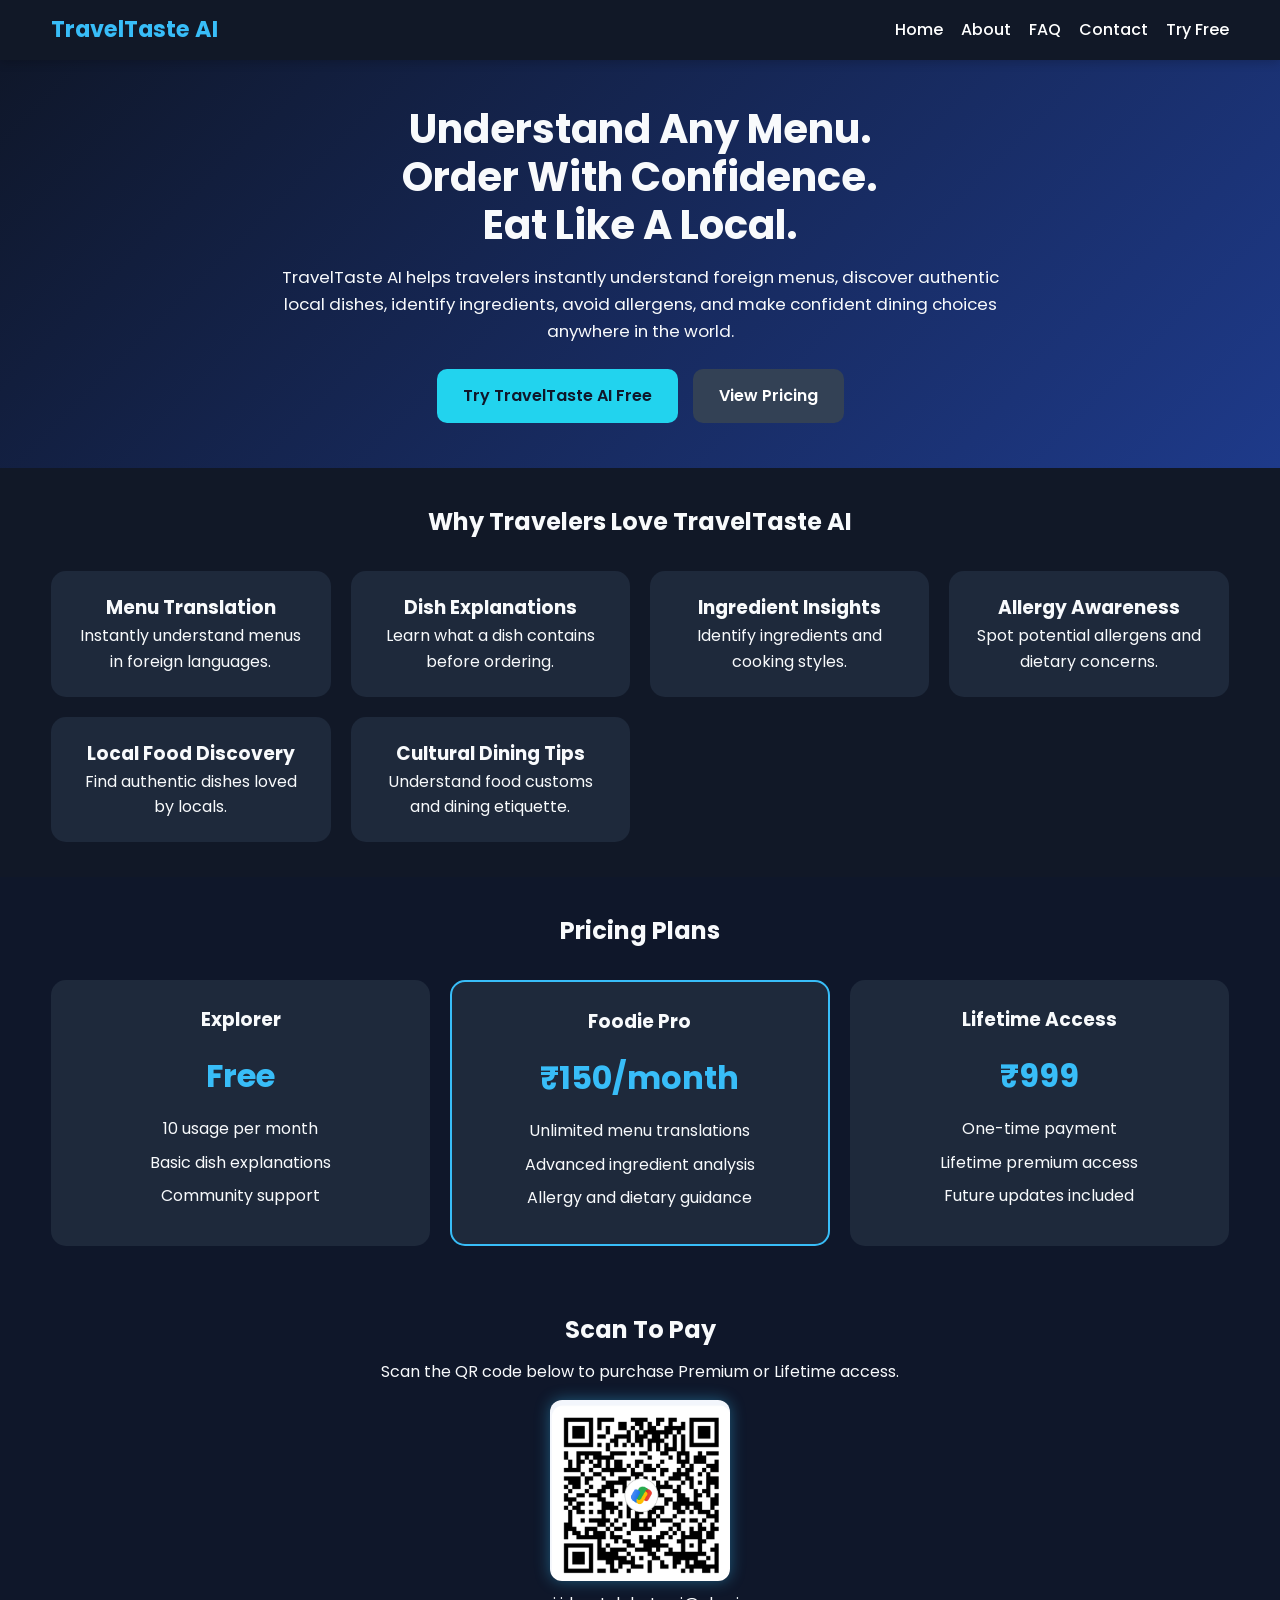
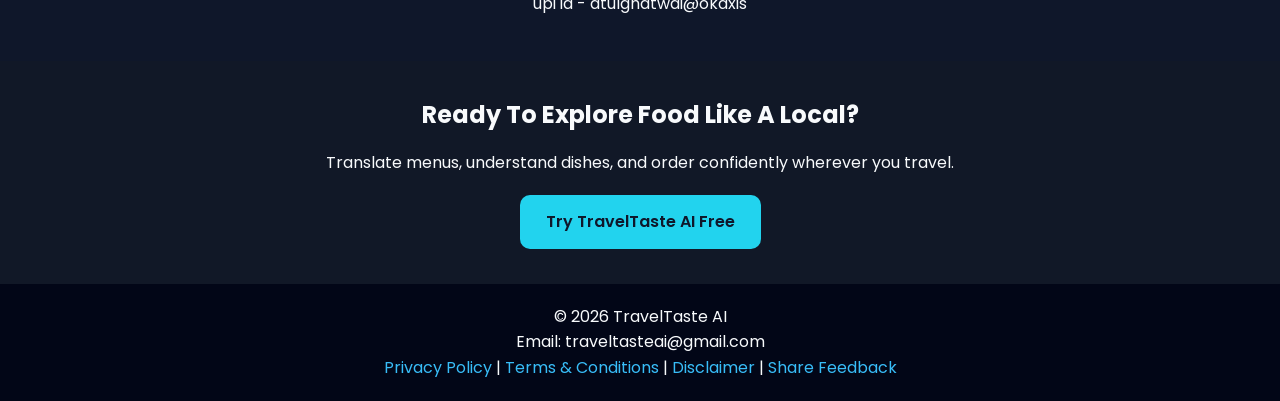
<file: index.html>
<!DOCTYPE html>

<html lang="en">

<head>
<meta charset="UTF-8">
<meta name="viewport" content="width=device-width, initial-scale=1.0">
<meta name="google-site-verification" content="fs3wcVhplFdr8_7PVjcH9xmfbt2nvWzq9gxHmmd_m3Q" />

<title>TravelTaste AI | Understand Any Menu, Eat Like A Local</title>

<meta name="description"
content="TravelTaste AI helps travelers understand menus, identify ingredients, discover local dishes, avoid allergens, and order confidently anywhere in the world.">

<link rel="stylesheet" href="assets/css/style.css">

<link rel="preconnect" href="https://fonts.googleapis.com">
<link href="https://fonts.googleapis.com/css2?family=Poppins:wght@300;400;500;600;700&display=swap" rel="stylesheet">
</head>

<body>

<header>
<div class="container">

<div class="logo">
TravelTaste AI
</div>

<nav>
<ul>
<li><a href="index.html">Home</a></li>
<li><a href="about.html">About</a></li>
<li><a href="faq.html">FAQ</a></li>
<li><a href="contact.html">Contact</a></li>

<li class="mobile-hide">
<a href="https://chatgpt.com/..."
target="_blank"
class="btn-nav">
Try Free
</a>
</li>
</ul>
</nav>

</div>
</header>

<section class="hero">

<div class="container">

<h1>Understand Any Menu.<br>Order With Confidence.<br>Eat Like A Local.</h1>

<p>
TravelTaste AI helps travelers instantly understand foreign menus,
discover authentic local dishes, identify ingredients,
avoid allergens, and make confident dining choices anywhere in the world.
</p>

<div class="hero-buttons">

<a class="btn-primary"
href="https://chatgpt.com/g/g-6a216ccab2dc8191abaa5e200b247805-traveltaste-ai"
target="_blank">
Try TravelTaste AI Free
</a>

<a class="btn-secondary"
href="#pricing">
View Pricing </a>

</div>

</div>

</section>

<section class="features">

<div class="container">

<h2>Why Travelers Love TravelTaste AI</h2>

<div class="feature-grid">

<div class="card">
<h3>Menu Translation</h3>
<p>Instantly understand menus in foreign languages.</p>
</div>

<div class="card">
<h3>Dish Explanations</h3>
<p>Learn what a dish contains before ordering.</p>
</div>

<div class="card">
<h3>Ingredient Insights</h3>
<p>Identify ingredients and cooking styles.</p>
</div>

<div class="card">
<h3>Allergy Awareness</h3>
<p>Spot potential allergens and dietary concerns.</p>
</div>

<div class="card">
<h3>Local Food Discovery</h3>
<p>Find authentic dishes loved by locals.</p>
</div>

<div class="card">
<h3>Cultural Dining Tips</h3>
<p>Understand food customs and dining etiquette.</p>
</div>

</div>

</div>

</section>

<section id="pricing" class="pricing">

<div class="container">

<h2>Pricing Plans</h2>

<div class="pricing-grid">

<div class="price-card">

<h3>Explorer</h3>

<div class="price">Free</div>

<ul>
<li>10 usage per month </li>
<li>Basic dish explanations</li>
<li>Community support</li>
</ul>

</div>

<div class="price-card featured">

<h3>Foodie Pro</h3>

<div class="price">₹150/month</div>

<ul>
<li>Unlimited menu translations</li>
<li>Advanced ingredient analysis</li>
<li>Allergy and dietary guidance</li>
</ul>

</div>

<div class="price-card">

<h3>Lifetime Access</h3>

<div class="price">₹999</div>

<ul>
<li>One-time payment</li>
<li>Lifetime premium access</li>
<li>Future updates included</li>
</ul>

</div>

</div>

</section>

<section class="qr-section">

<h2>Scan To Pay</h2>

<p>
Scan the QR code below to purchase Premium or Lifetime access.
</p>

<img src="assets/qr/qrcode_atulghatwai.github.io.png"
alt="TravelTaste AI Payment QR">
<P>upi id - atulghatwai@okaxis</P>
</section>

<section class="cta">


<div class="container">

<h2>Ready To Explore Food Like A Local?</h2>

<p>
Translate menus, understand dishes, and order confidently wherever you travel.
</p>

<a class="btn-primary"
href="https://chatgpt.com/g/g-6a216ccab2dc8191abaa5e200b247805-traveltaste-ai"
target="_blank">
Try TravelTaste AI Free
</a>

</div>

</section>

<footer>

<div class="container">

<p>
© 2026 TravelTaste AI
</p>

<p>
Email:
traveltasteai@gmail.com
</p>

<p>
<a href="privacy-policy.html">Privacy Policy</a> |
<a href="terms.html">Terms & Conditions</a>
| <a href="disclaimer.html">Disclaimer</a> | 
<a href="https://forms.gle/KcRqr9jrZfQy5ATy7" target="_blank">Share Feedback</a>
</p>

</div>

</footer>

</body>
</html>
</file>
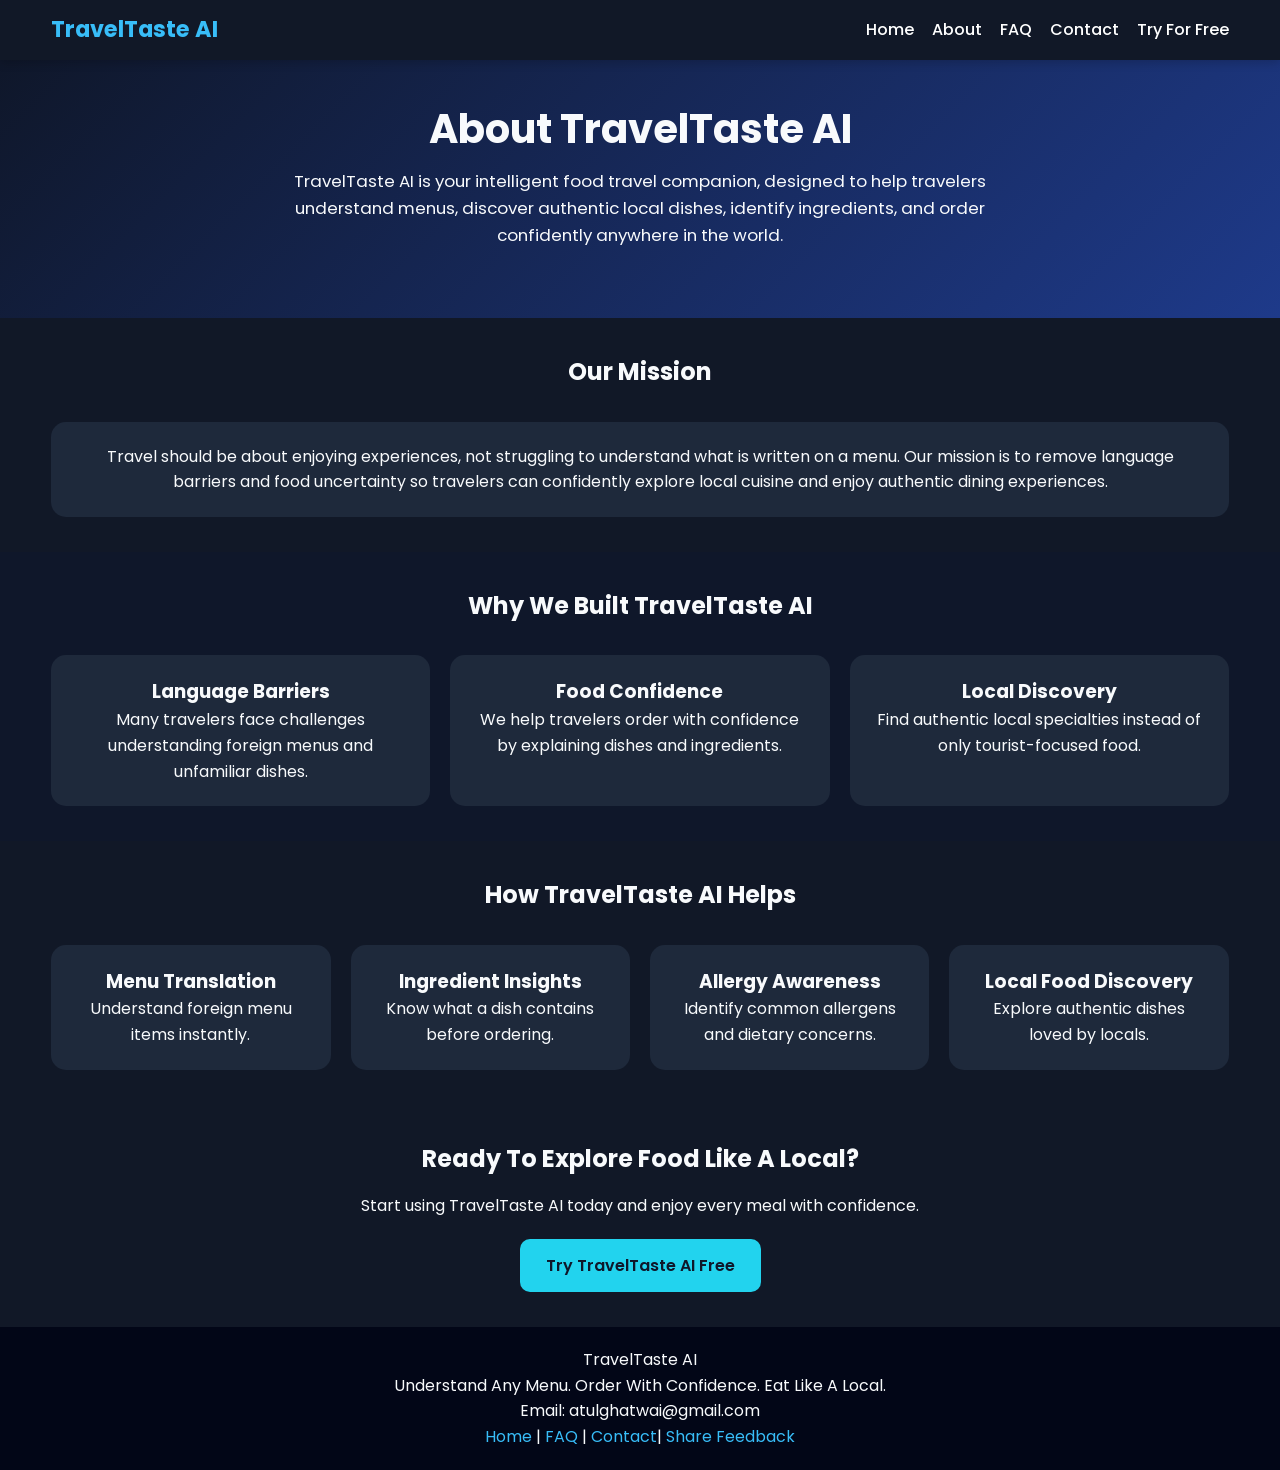
<file: about.html>
<!DOCTYPE html>
<html lang="en">

<head>
<meta charset="UTF-8">
<meta name="viewport" content="width=device-width, initial-scale=1.0">

<title>About TravelTaste AI</title>

<meta name="description"
content="Learn about TravelTaste AI, the AI-powered food travel companion helping travelers understand menus, discover local cuisine, and order with confidence.">

<link rel="stylesheet" href="assets/css/style.css">
<link href="https://fonts.googleapis.com/css2?family=Poppins:wght@300;400;500;600;700&display=swap" rel="stylesheet">

</head>

<body>

<header>
<div class="container">

<div class="logo">
TravelTaste AI
</div>

<nav>
<ul>
<li><a href="index.html">Home</a></li>
<li><a href="about.html">About</a></li>
<li><a href="faq.html">FAQ</a></li>
<li><a href="contact.html">Contact</a></li>

<li>
<a href="https://chatgpt.com/g/g-6a216ccab2dc8191abaa5e200b247805-traveltaste-ai"
target="_blank"
class="btn-nav">
Try For Free
</a>
</li>
</ul>
</nav>

</div>
</header>

<section class="hero">

<div class="container">

<h1>About TravelTaste AI</h1>

<p>
TravelTaste AI is your intelligent food travel companion,
designed to help travelers understand menus, discover authentic local dishes,
identify ingredients, and order confidently anywhere in the world.
</p>

</div>

</section>

<section class="features">

<div class="container">

<h2>Our Mission</h2>

<div class="card">

<p>
Travel should be about enjoying experiences, not struggling to understand
what is written on a menu.

Our mission is to remove language barriers and food uncertainty so travelers
can confidently explore local cuisine and enjoy authentic dining experiences.
</p>

</div>

</div>

</section>

<section class="pricing">

<div class="container">

<h2>Why We Built TravelTaste AI</h2>

<div class="feature-grid">

<div class="card">
<h3>Language Barriers</h3>
<p>
Many travelers face challenges understanding foreign menus and unfamiliar dishes.
</p>
</div>

<div class="card">
<h3>Food Confidence</h3>
<p>
We help travelers order with confidence by explaining dishes and ingredients.
</p>
</div>

<div class="card">
<h3>Local Discovery</h3>
<p>
Find authentic local specialties instead of only tourist-focused food.
</p>
</div>

</div>

</div>

</section>

<section class="features">

<div class="container">

<h2>How TravelTaste AI Helps</h2>

<div class="feature-grid">

<div class="card">
<h3>Menu Translation</h3>
<p>
Understand foreign menu items instantly.
</p>
</div>

<div class="card">
<h3>Ingredient Insights</h3>
<p>
Know what a dish contains before ordering.
</p>
</div>

<div class="card">
<h3>Allergy Awareness</h3>
<p>
Identify common allergens and dietary concerns.
</p>
</div>

<div class="card">
<h3>Local Food Discovery</h3>
<p>
Explore authentic dishes loved by locals.
</p>
</div>

</div>

</div>

</section>

<section class="cta">

<div class="container">

<h2>Ready To Explore Food Like A Local?</h2>

<p>
Start using TravelTaste AI today and enjoy every meal with confidence.
</p>

<a class="btn-primary"
href="https://chatgpt.com/g/g-6a216ccab2dc8191abaa5e200b247805-traveltaste-ai"
target="_blank">
Try TravelTaste AI Free
</a>

</div>

</section>

<footer>

<div class="container">

<p>
TravelTaste AI
</p>

<p>
Understand Any Menu. Order With Confidence. Eat Like A Local.
</p>

<p>
Email: atulghatwai@gmail.com
</p>

<p>
<a href="index.html">Home</a> |
<a href="faq.html">FAQ</a> |
<a href="contact.html">Contact</a>| 
<a href="https://forms.gle/KcRqr9jrZfQy5ATy7" target="_blank">Share Feedback</a>
</p>

</div>

</footer>

</body>
</html>
</file>
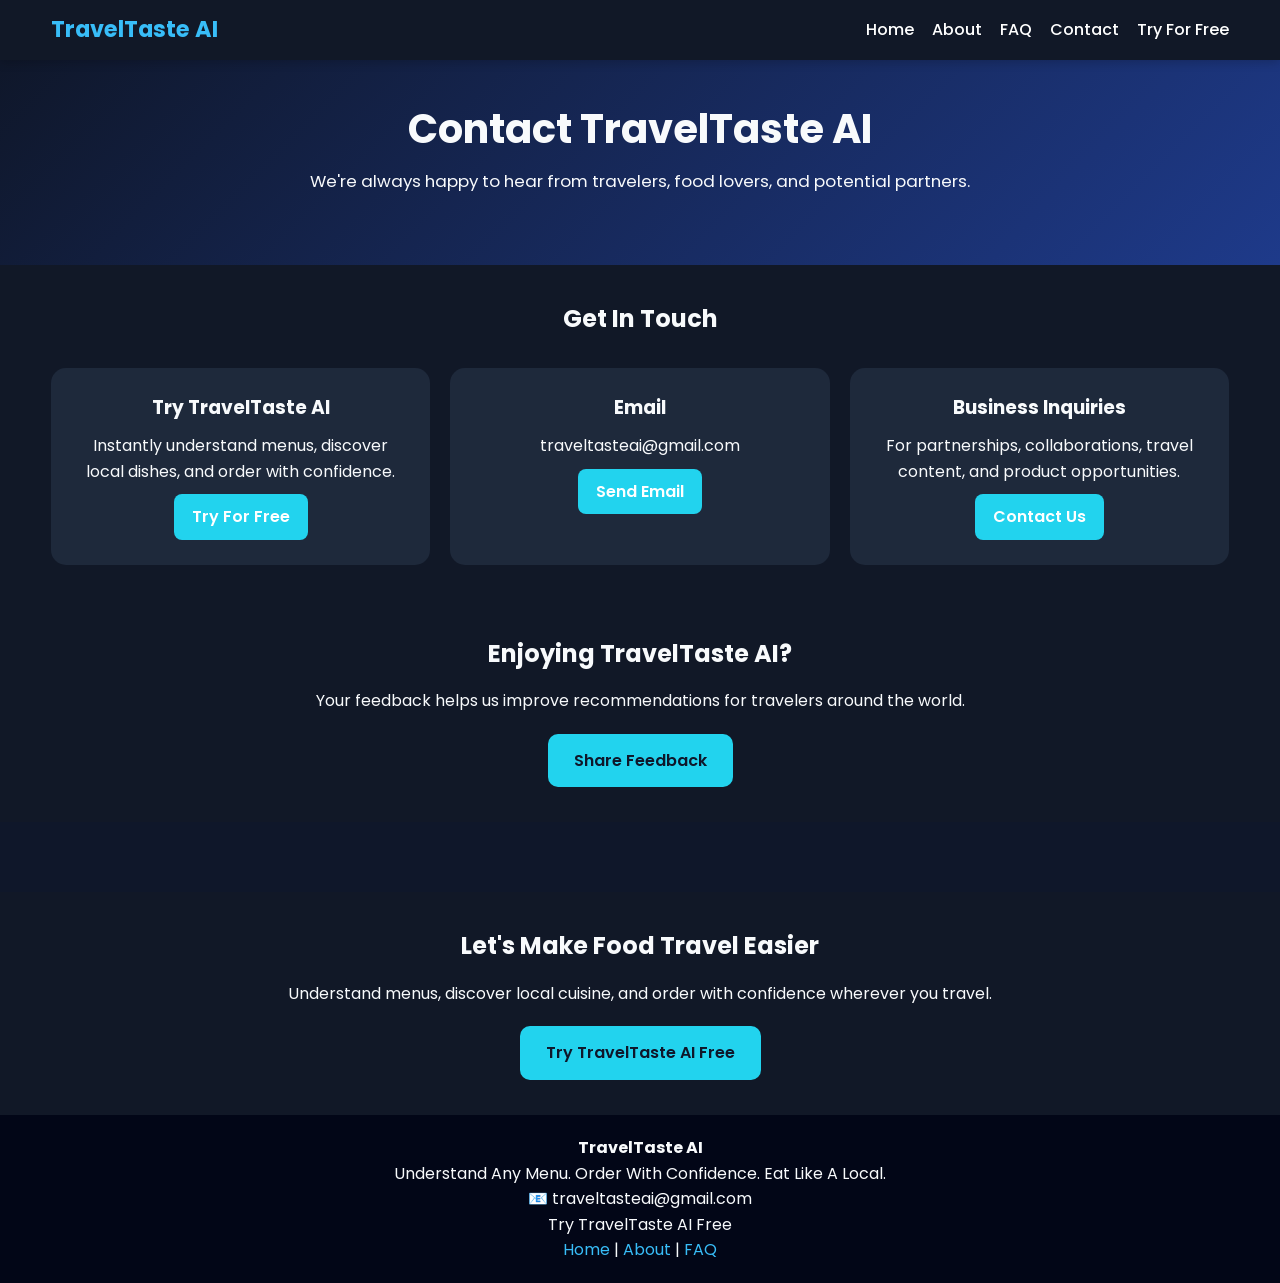
<file: contact.html>
<!DOCTYPE html>
<html lang="en">

<head>
<meta charset="UTF-8">
<meta name="viewport" content="width=device-width, initial-scale=1.0">

<title>Contact | TravelTaste AI</title>

<meta name="description"
content="Contact TravelTaste AI for support, feedback, partnerships, and travel food assistance.">

<link rel="stylesheet" href="assets/css/style.css">

<link href="https://fonts.googleapis.com/css2?family=Poppins:wght@300;400;500;600;700&display=swap" rel="stylesheet">

</head>

<body>

<header>
<div class="container">

<div class="logo">
TravelTaste AI
</div>

<nav>
<ul>
<li><a href="index.html">Home</a></li>
<li><a href="about.html">About</a></li>
<li><a href="faq.html">FAQ</a></li>
<li><a href="contact.html">Contact</a></li>

<li>
<a href="https://chatgpt.com/g/g-6a216ccab2dc8191abaa5e200b247805-traveltaste-ai"
target="_blank"
class="btn-nav">
Try For Free
</a>
</li>
</ul>
</nav>

</div>
</header>

<section class="hero">

<div class="container">

<h1>Contact TravelTaste AI</h1>

<p>
We're always happy to hear from travelers, food lovers, and potential partners.
</p>

</div>

</section>

<section class="features">

<div class="container">

<h2>Get In Touch</h2>

<div class="contact-grid">

<div class="contact-card">

<h3>Try TravelTaste AI</h3>

<p>
Instantly understand menus, discover local dishes, and order with confidence.
</p>

<a class="btn-primary"
href="https://chatgpt.com/g/g-6a216ccab2dc8191abaa5e200b247805-traveltaste-ai"
target="_blank">
Try For Free
</a>

</div>

<div class="contact-card">

<h3>Email</h3>

<p>traveltasteai@gmail.com</p>

<a class="btn-primary"
href="mailto:traveltasteai@gmail.com">
  
Send Email
</a>

</div>

<div class="contact-card">

<h3>Business Inquiries</h3>

<p>
For partnerships, collaborations, travel content, and product opportunities.
</p>

<a class="btn-primary"
href="mailto:traveltasteai@gmail.com">
Contact Us
</a>
  
</dive> 
  
</div>

</section>

<section class="cta">

<div class="container">

<h2>Enjoying TravelTaste AI?</h2>

<p>
Your feedback helps us improve recommendations for travelers around the world.
</p>

<a class="btn-primary"
href="https://forms.gle/KcRqr9jrZfQy5ATy7"
target="_blank">
Share Feedback
</a>

</div>

</section> 

<section class="pricing">

<div class="container">

</div>

</section>

<section class="cta">

<div class="container">

<h2>Let's Make Food Travel Easier</h2>

<p>
Understand menus, discover local cuisine, and order with confidence wherever you travel.
</p>

<a class="btn-primary"
href="https://chatgpt.com/g/g-6a216ccab2dc8191abaa5e200b247805-traveltaste-ai"
target="_blank">
Try TravelTaste AI Free </a>


</div>

</section>

<footer>

<div class="container">

<p><strong>TravelTaste AI</strong></p>

<p>
Understand Any Menu. Order With Confidence. Eat Like A Local.
</p>

<p>
📧 traveltasteai@gmail.com
</p>

<p>
Try TravelTaste AI Free
</p>


<p>
<a href="index.html">Home</a> |
<a href="about.html">About</a> |
<a href="faq.html">FAQ</a>
</p>

</div>

</footer>

</body>

</html>
</file>
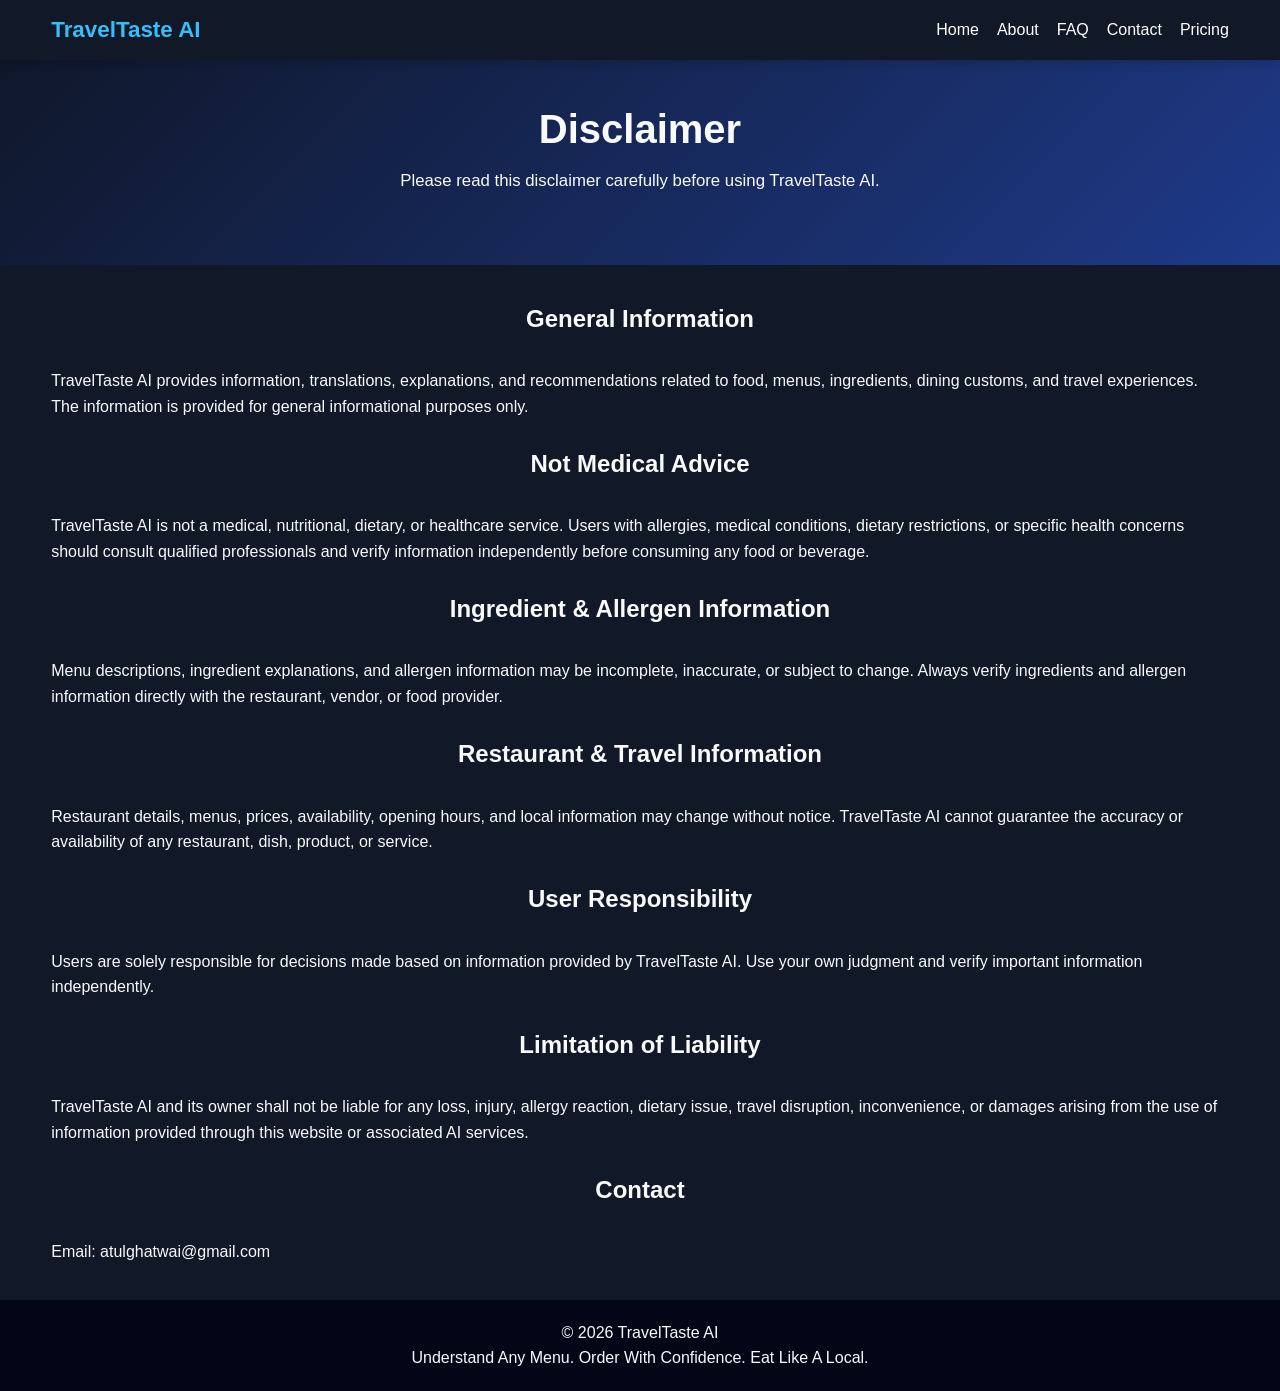
<file: disclaimer.html>
<!DOCTYPE html>

<html lang="en">

<head>
<meta charset="UTF-8">
<meta name="viewport" content="width=device-width, initial-scale=1.0">

<title>Disclaimer | TravelTaste AI</title>

<link rel="stylesheet" href="assets/css/style.css">

<meta name="description"
content="Disclaimer for TravelTaste AI. Information provided is for guidance purposes only.">

</head>

<body>

<header>
<div class="container">

<div class="logo">
TravelTaste AI
</div>

<nav>
<ul>
<li><a href="index.html">Home</a></li>
<li><a href="about.html">About</a></li>
<li><a href="faq.html">FAQ</a></li>
<li><a href="contact.html">Contact</a></li>
<li><a href="pricing.html">Pricing</a></li>
</ul>
</nav>

</div>
</header>

<section class="hero">

<div class="container">

<h1>Disclaimer</h1>

<p>
Please read this disclaimer carefully before using TravelTaste AI.
</p>

</div>

</section>

<section class="features">

<div class="container">

<h2>General Information</h2>

<p>
TravelTaste AI provides information, translations, explanations, and recommendations related to food, menus, ingredients, dining customs, and travel experiences. The information is provided for general informational purposes only.
</p>

<br>

<h2>Not Medical Advice</h2>

<p>
TravelTaste AI is not a medical, nutritional, dietary, or healthcare service. Users with allergies, medical conditions, dietary restrictions, or specific health concerns should consult qualified professionals and verify information independently before consuming any food or beverage.
</p>

<br>

<h2>Ingredient & Allergen Information</h2>

<p>
Menu descriptions, ingredient explanations, and allergen information may be incomplete, inaccurate, or subject to change. Always verify ingredients and allergen information directly with the restaurant, vendor, or food provider.
</p>

<br>

<h2>Restaurant & Travel Information</h2>

<p>
Restaurant details, menus, prices, availability, opening hours, and local information may change without notice. TravelTaste AI cannot guarantee the accuracy or availability of any restaurant, dish, product, or service.
</p>

<br>

<h2>User Responsibility</h2>

<p>
Users are solely responsible for decisions made based on information provided by TravelTaste AI. Use your own judgment and verify important information independently.
</p>

<br>

<h2>Limitation of Liability</h2>

<p>
TravelTaste AI and its owner shall not be liable for any loss, injury, allergy reaction, dietary issue, travel disruption, inconvenience, or damages arising from the use of information provided through this website or associated AI services.
</p>

<br>

<h2>Contact</h2>

<p>
Email: atulghatwai@gmail.com
</p>

</div>

</section>

<footer>

<div class="container">

<p>
© 2026 TravelTaste AI
</p>

<p>
Understand Any Menu. Order With Confidence. Eat Like A Local.
</p>

</div>

</footer>

</body>

</html>
</file>
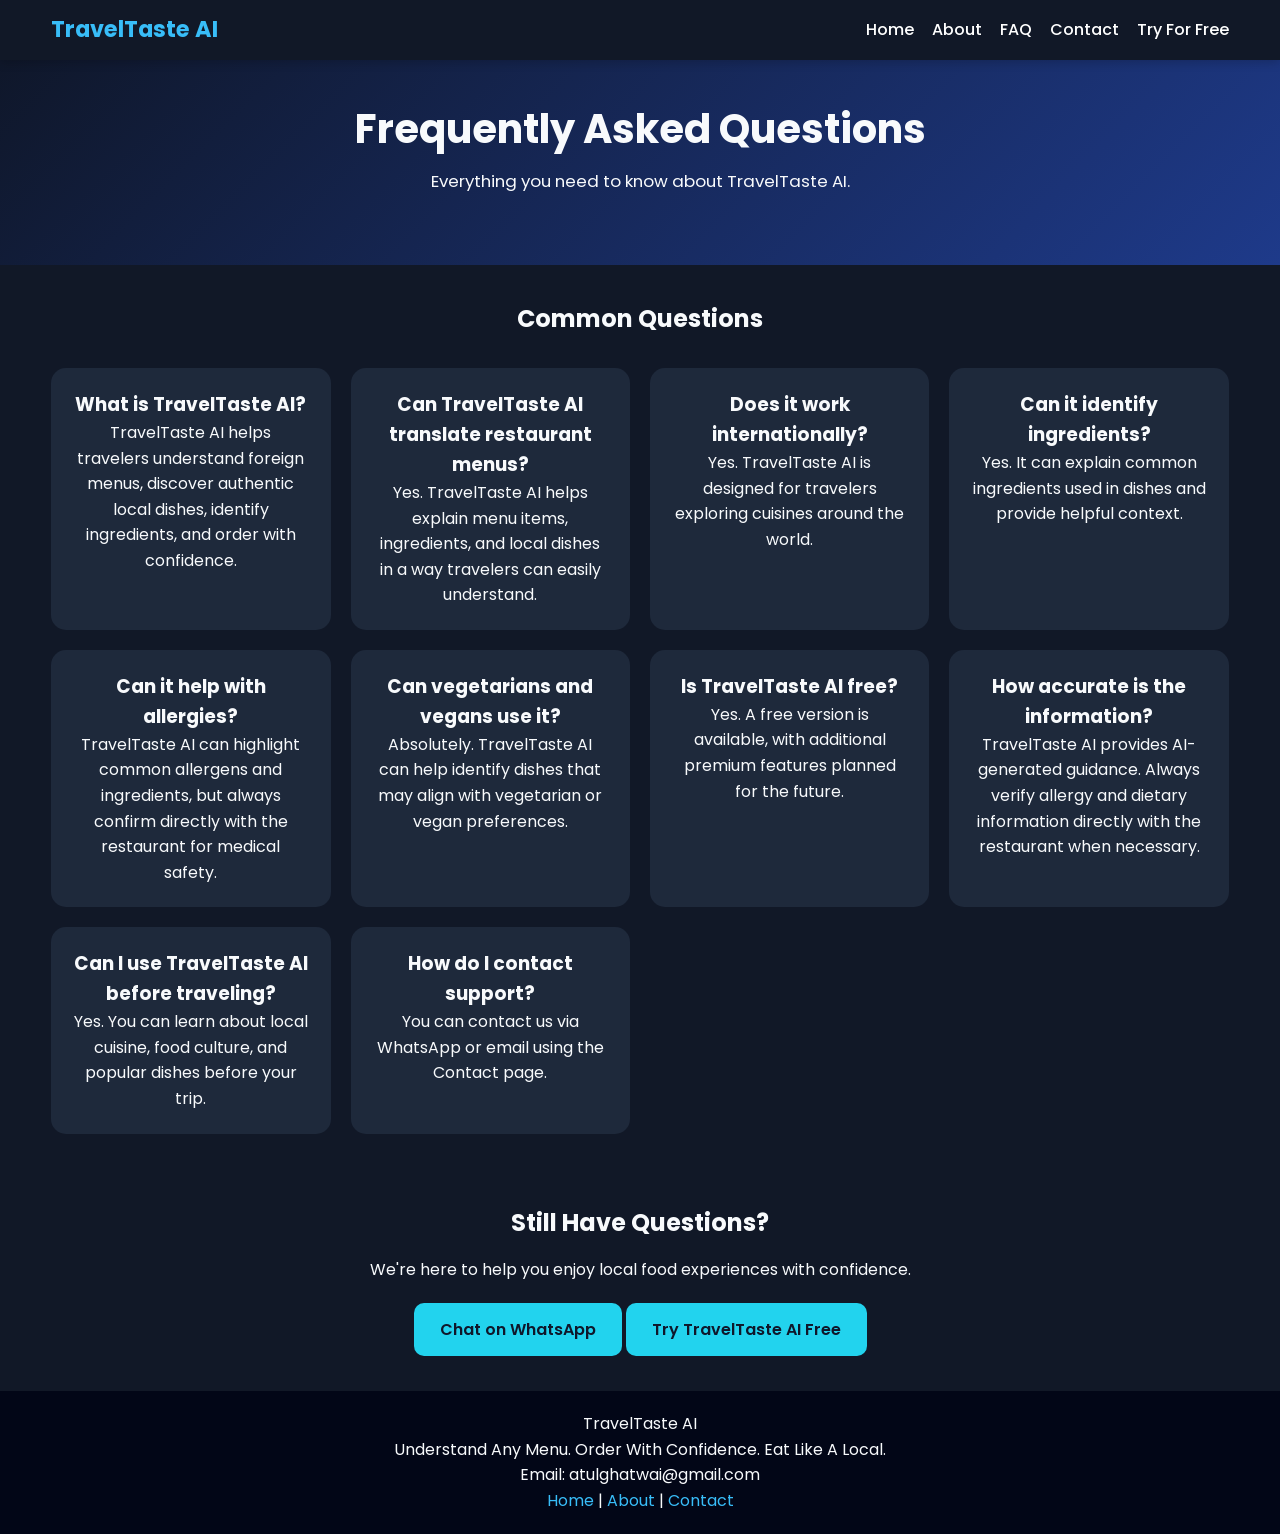
<file: faq.html>
<!DOCTYPE html>
<html lang="en">

<head>
<meta charset="UTF-8">
<meta name="viewport" content="width=device-width, initial-scale=1.0">

<title>FAQ | TravelTaste AI</title>

<meta name="description"
content="Frequently asked questions about TravelTaste AI, menu translation, dish explanations, allergens, and local food discovery.">

<link rel="stylesheet" href="assets/css/style.css">

<link href="https://fonts.googleapis.com/css2?family=Poppins:wght@300;400;500;600;700&display=swap" rel="stylesheet">

</head>

<body>

<header>
<div class="container">

<div class="logo">
TravelTaste AI
</div>

<nav>
<ul>
<li><a href="index.html">Home</a></li>
<li><a href="about.html">About</a></li>
<li><a href="faq.html">FAQ</a></li>
<li><a href="contact.html">Contact</a></li>

<li>
<a href="https://chatgpt.com/g/g-6a216ccab2dc8191abaa5e200b247805-traveltaste-ai"
target="_blank"
class="btn-nav">
Try For Free
</a>
</li>
</ul>
</nav>

</div>
</header>

<section class="hero">

<div class="container">

<h1>Frequently Asked Questions</h1>

<p>
Everything you need to know about TravelTaste AI.
</p>

</div>

</section>

<section class="features">

<div class="container">

<h2>Common Questions</h2>

<div class="feature-grid">

<div class="card">
<h3>What is TravelTaste AI?</h3>
<p>
TravelTaste AI helps travelers understand foreign menus, discover authentic local dishes, identify ingredients, and order with confidence.
</p>
</div>

<div class="card">
<h3>Can TravelTaste AI translate restaurant menus?</h3>
<p>
Yes. TravelTaste AI helps explain menu items, ingredients, and local dishes in a way travelers can easily understand.
</p>
</div>

<div class="card">
<h3>Does it work internationally?</h3>
<p>
Yes. TravelTaste AI is designed for travelers exploring cuisines around the world.
</p>
</div>

<div class="card">
<h3>Can it identify ingredients?</h3>
<p>
Yes. It can explain common ingredients used in dishes and provide helpful context.
</p>
</div>

<div class="card">
<h3>Can it help with allergies?</h3>
<p>
TravelTaste AI can highlight common allergens and ingredients, but always confirm directly with the restaurant for medical safety.
</p>
</div>

<div class="card">
<h3>Can vegetarians and vegans use it?</h3>
<p>
Absolutely. TravelTaste AI can help identify dishes that may align with vegetarian or vegan preferences.
</p>
</div>

<div class="card">
<h3>Is TravelTaste AI free?</h3>
<p>
Yes. A free version is available, with additional premium features planned for the future.
</p>
</div>

<div class="card">
<h3>How accurate is the information?</h3>
<p>
TravelTaste AI provides AI-generated guidance. Always verify allergy and dietary information directly with the restaurant when necessary.
</p>
</div>

<div class="card">
<h3>Can I use TravelTaste AI before traveling?</h3>
<p>
Yes. You can learn about local cuisine, food culture, and popular dishes before your trip.
</p>
</div>

<div class="card">
<h3>How do I contact support?</h3>
<p>
You can contact us via WhatsApp or email using the Contact page.
</p>
</div>

</div>

</div>

</section>

<section class="cta">

<div class="container">

<h2>Still Have Questions?</h2>

<p>
We're here to help you enjoy local food experiences with confidence.
</p>

<a class="btn-primary"
href="https://wa.me/919823015442"
target="_blank">
Chat on WhatsApp
</a>

<a class="btn-primary"
href="https://chatgpt.com/g/g-6a216ccab2dc8191abaa5e200b247805-traveltaste-ai"
target="_blank">
Try TravelTaste AI Free
</a>
</div>

</section>

<footer>

<div class="container">

<p>
TravelTaste AI
</p>

<p>
Understand Any Menu. Order With Confidence. Eat Like A Local.
</p>

<p>
Email: atulghatwai@gmail.com
</p>

<p>
<a href="index.html">Home</a> |
<a href="about.html">About</a> |
<a href="contact.html">Contact</a>
</p>

</div>

</footer>

</body>
</html>
</file>
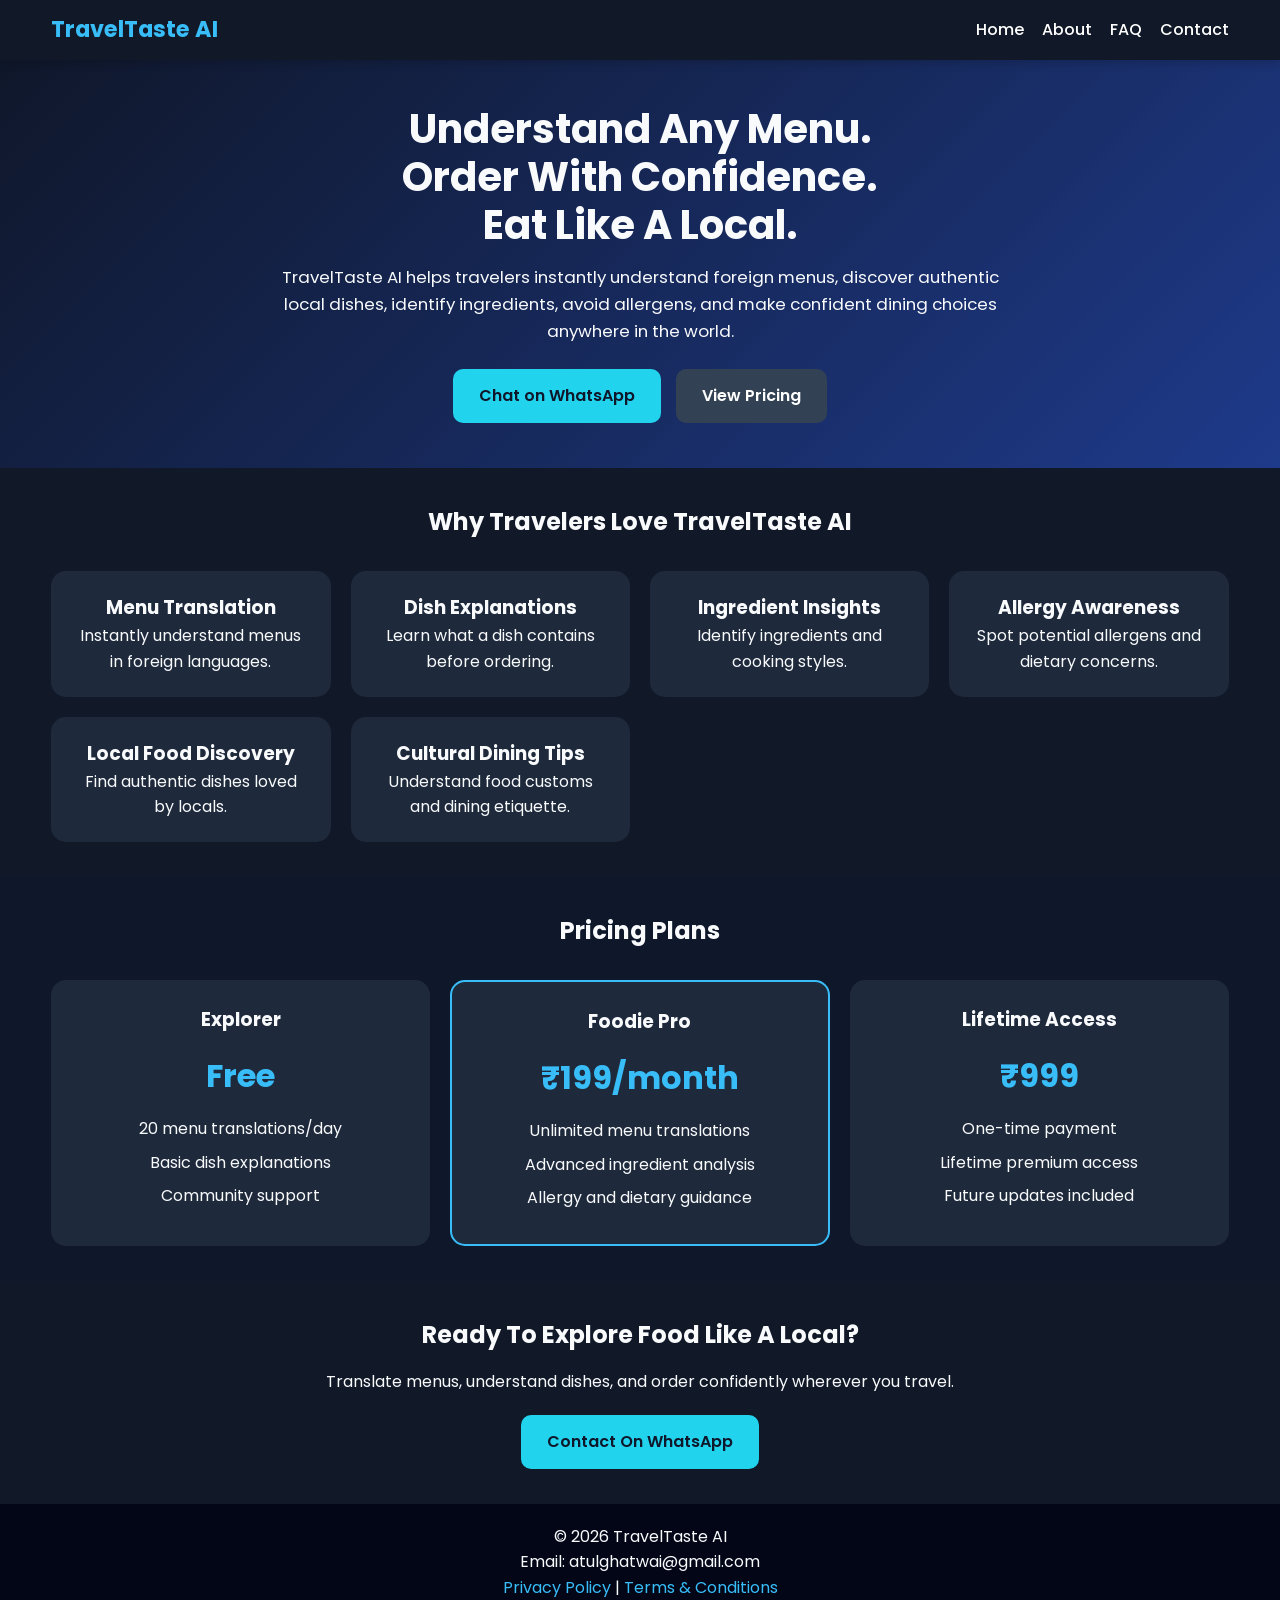
<file: index1.html>
<!DOCTYPE html>

<html lang="en">

<head>
<meta charset="UTF-8">
<meta name="viewport" content="width=device-width, initial-scale=1.0">

<title>TravelTaste AI | Understand Any Menu, Eat Like A Local</title>

<meta name="description"
content="TravelTaste AI helps travelers understand menus, identify ingredients, discover local dishes, avoid allergens, and order confidently anywhere in the world.">

<link rel="stylesheet" href="assets/css/style.css">

<link rel="preconnect" href="https://fonts.googleapis.com">
<link href="https://fonts.googleapis.com/css2?family=Poppins:wght@300;400;500;600;700&display=swap" rel="stylesheet">
</head>

<body>

<header>
<div class="container">

<div class="logo">
TravelTaste AI
</div>

<nav>
<ul>
<li><a href="index.html">Home</a></li>
<li><a href="about.html">About</a></li>
<li><a href="faq.html">FAQ</a></li>
<li><a href="contact.html">Contact</a></li>
</ul>
</nav>

</div>
</header>

<section class="hero">

<div class="container">

<h1>Understand Any Menu.<br>Order With Confidence.<br>Eat Like A Local.</h1>

<p>
TravelTaste AI helps travelers instantly understand foreign menus,
discover authentic local dishes, identify ingredients,
avoid allergens, and make confident dining choices anywhere in the world.
</p>

<div class="hero-buttons">

<a class="btn-primary"
href="https://wa.me/919823015442"
target="_blank">
Chat on WhatsApp </a>

<a class="btn-secondary"
href="#pricing">
View Pricing </a>

</div>

</div>

</section>

<section class="features">

<div class="container">

<h2>Why Travelers Love TravelTaste AI</h2>

<div class="feature-grid">

<div class="card">
<h3>Menu Translation</h3>
<p>Instantly understand menus in foreign languages.</p>
</div>

<div class="card">
<h3>Dish Explanations</h3>
<p>Learn what a dish contains before ordering.</p>
</div>

<div class="card">
<h3>Ingredient Insights</h3>
<p>Identify ingredients and cooking styles.</p>
</div>

<div class="card">
<h3>Allergy Awareness</h3>
<p>Spot potential allergens and dietary concerns.</p>
</div>

<div class="card">
<h3>Local Food Discovery</h3>
<p>Find authentic dishes loved by locals.</p>
</div>

<div class="card">
<h3>Cultural Dining Tips</h3>
<p>Understand food customs and dining etiquette.</p>
</div>

</div>

</div>

</section>

<section id="pricing" class="pricing">

<div class="container">

<h2>Pricing Plans</h2>

<div class="pricing-grid">

<div class="price-card">

<h3>Explorer</h3>

<div class="price">Free</div>

<ul>
<li>20 menu translations/day</li>
<li>Basic dish explanations</li>
<li>Community support</li>
</ul>

</div>

<div class="price-card featured">

<h3>Foodie Pro</h3>

<div class="price">₹199/month</div>

<ul>
<li>Unlimited menu translations</li>
<li>Advanced ingredient analysis</li>
<li>Allergy and dietary guidance</li>
</ul>

</div>

<div class="price-card">

<h3>Lifetime Access</h3>

<div class="price">₹999</div>

<ul>
<li>One-time payment</li>
<li>Lifetime premium access</li>
<li>Future updates included</li>
</ul>

</div>

</div>

</div>

</section>

<section class="cta">

<div class="container">

<h2>Ready To Explore Food Like A Local?</h2>

<p>
Translate menus, understand dishes, and order confidently wherever you travel.
</p>

<a class="btn-primary"
href="https://wa.me/919823015442"
target="_blank">
Contact On WhatsApp </a>

</div>

</section>

<footer>

<div class="container">

<p>
© 2026 TravelTaste AI
</p>

<p>
Email:
atulghatwai@gmail.com
</p>

<p>
<a href="privacy-policy.html">Privacy Policy</a> |
<a href="terms.html">Terms & Conditions</a>
</p>

</div>

</footer>

</body>
</html>
</file>
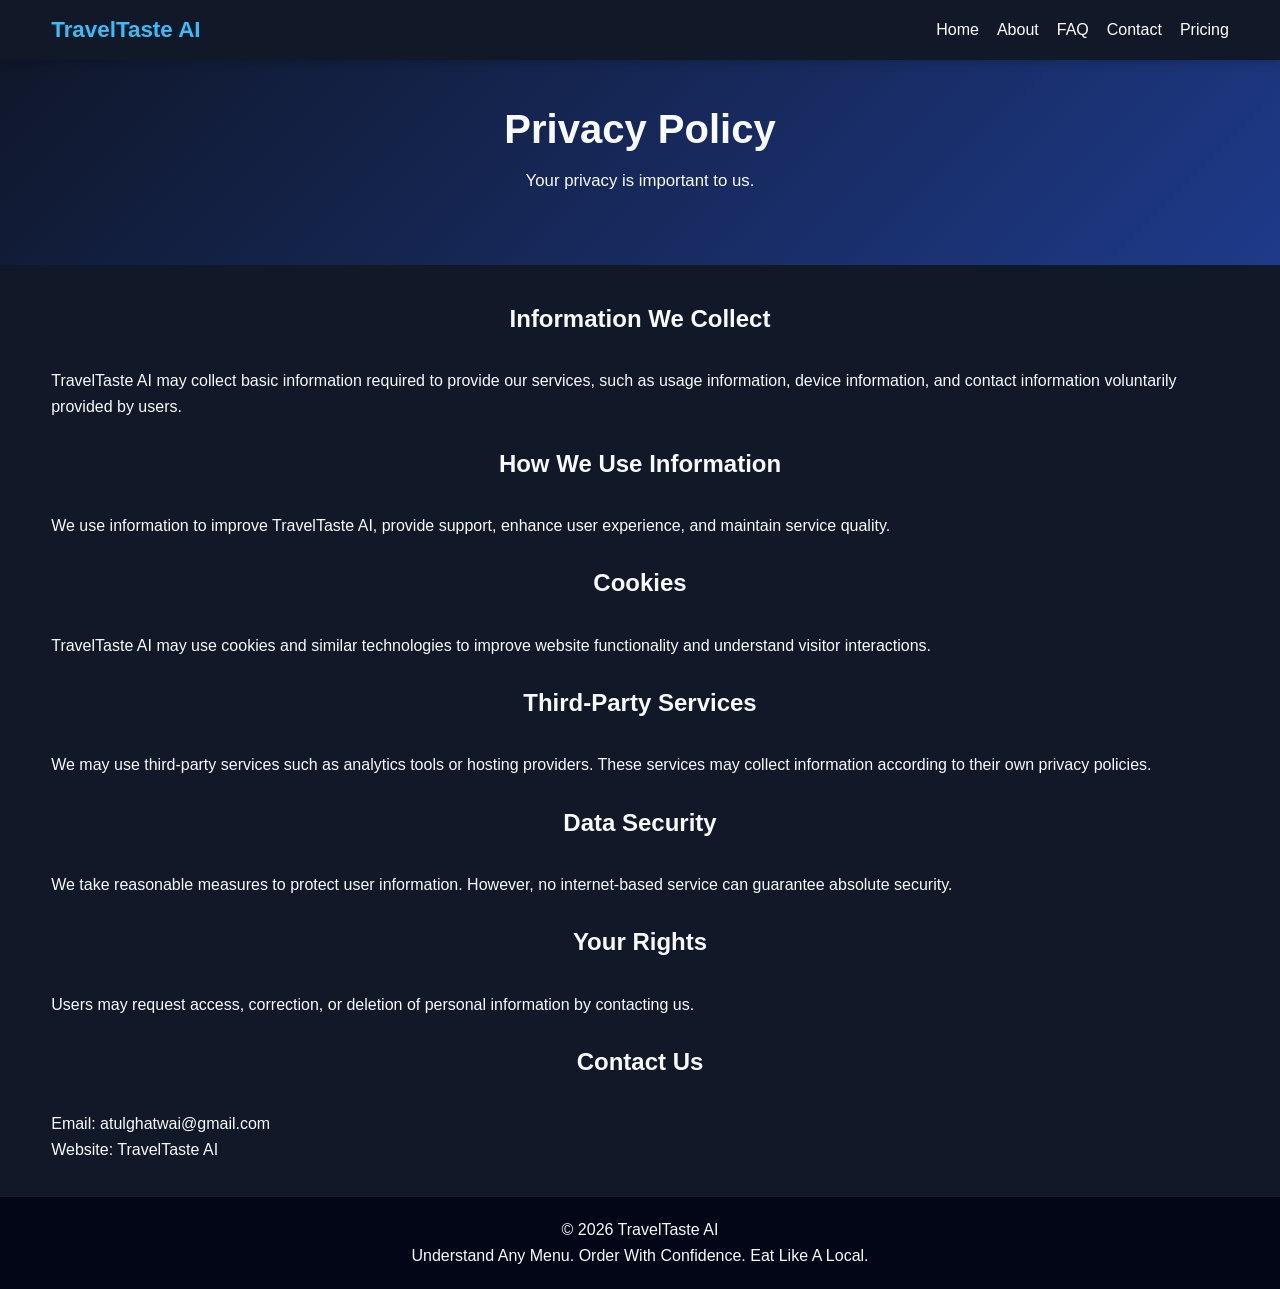
<file: privacy.html>
<!DOCTYPE html>

<html lang="en">
<head>
<meta charset="UTF-8">
<meta name="viewport" content="width=device-width, initial-scale=1.0">
<title>Privacy Policy | TravelTaste AI</title>
<link rel="stylesheet" href="assets/css/style.css">
</head>

<body>

<header>
<div class="container">

<div class="logo">
TravelTaste AI
</div>

<nav>
<ul>
<li><a href="index.html">Home</a></li>
<li><a href="about.html">About</a></li>
<li><a href="faq.html">FAQ</a></li>
<li><a href="contact.html">Contact</a></li>
<li><a href="pricing.html">Pricing</a></li>
</ul>
</nav>

</div>
</header>

<section class="hero">

<div class="container">

<h1>Privacy Policy</h1>

<p>
Your privacy is important to us.
</p>

</div>

</section>

<section class="features">

<div class="container">

<h2>Information We Collect</h2>

<p>
TravelTaste AI may collect basic information required to provide our services, such as usage information, device information, and contact information voluntarily provided by users.
</p>

<br>

<h2>How We Use Information</h2>

<p>
We use information to improve TravelTaste AI, provide support, enhance user experience, and maintain service quality.
</p>

<br>

<h2>Cookies</h2>

<p>
TravelTaste AI may use cookies and similar technologies to improve website functionality and understand visitor interactions.
</p>

<br>

<h2>Third-Party Services</h2>

<p>
We may use third-party services such as analytics tools or hosting providers. These services may collect information according to their own privacy policies.
</p>

<br>

<h2>Data Security</h2>

<p>
We take reasonable measures to protect user information. However, no internet-based service can guarantee absolute security.
</p>

<br>

<h2>Your Rights</h2>

<p>
Users may request access, correction, or deletion of personal information by contacting us.
</p>

<br>

<h2>Contact Us</h2>

<p>
Email: atulghatwai@gmail.com
</p>

<p>
Website: TravelTaste AI
</p>

</div>

</section>

<footer>

<div class="container">

<p>
© 2026 TravelTaste AI
</p>

<p>
Understand Any Menu. Order With Confidence. Eat Like A Local.
</p>

</div>

</footer>

</body>
</html>
</file>
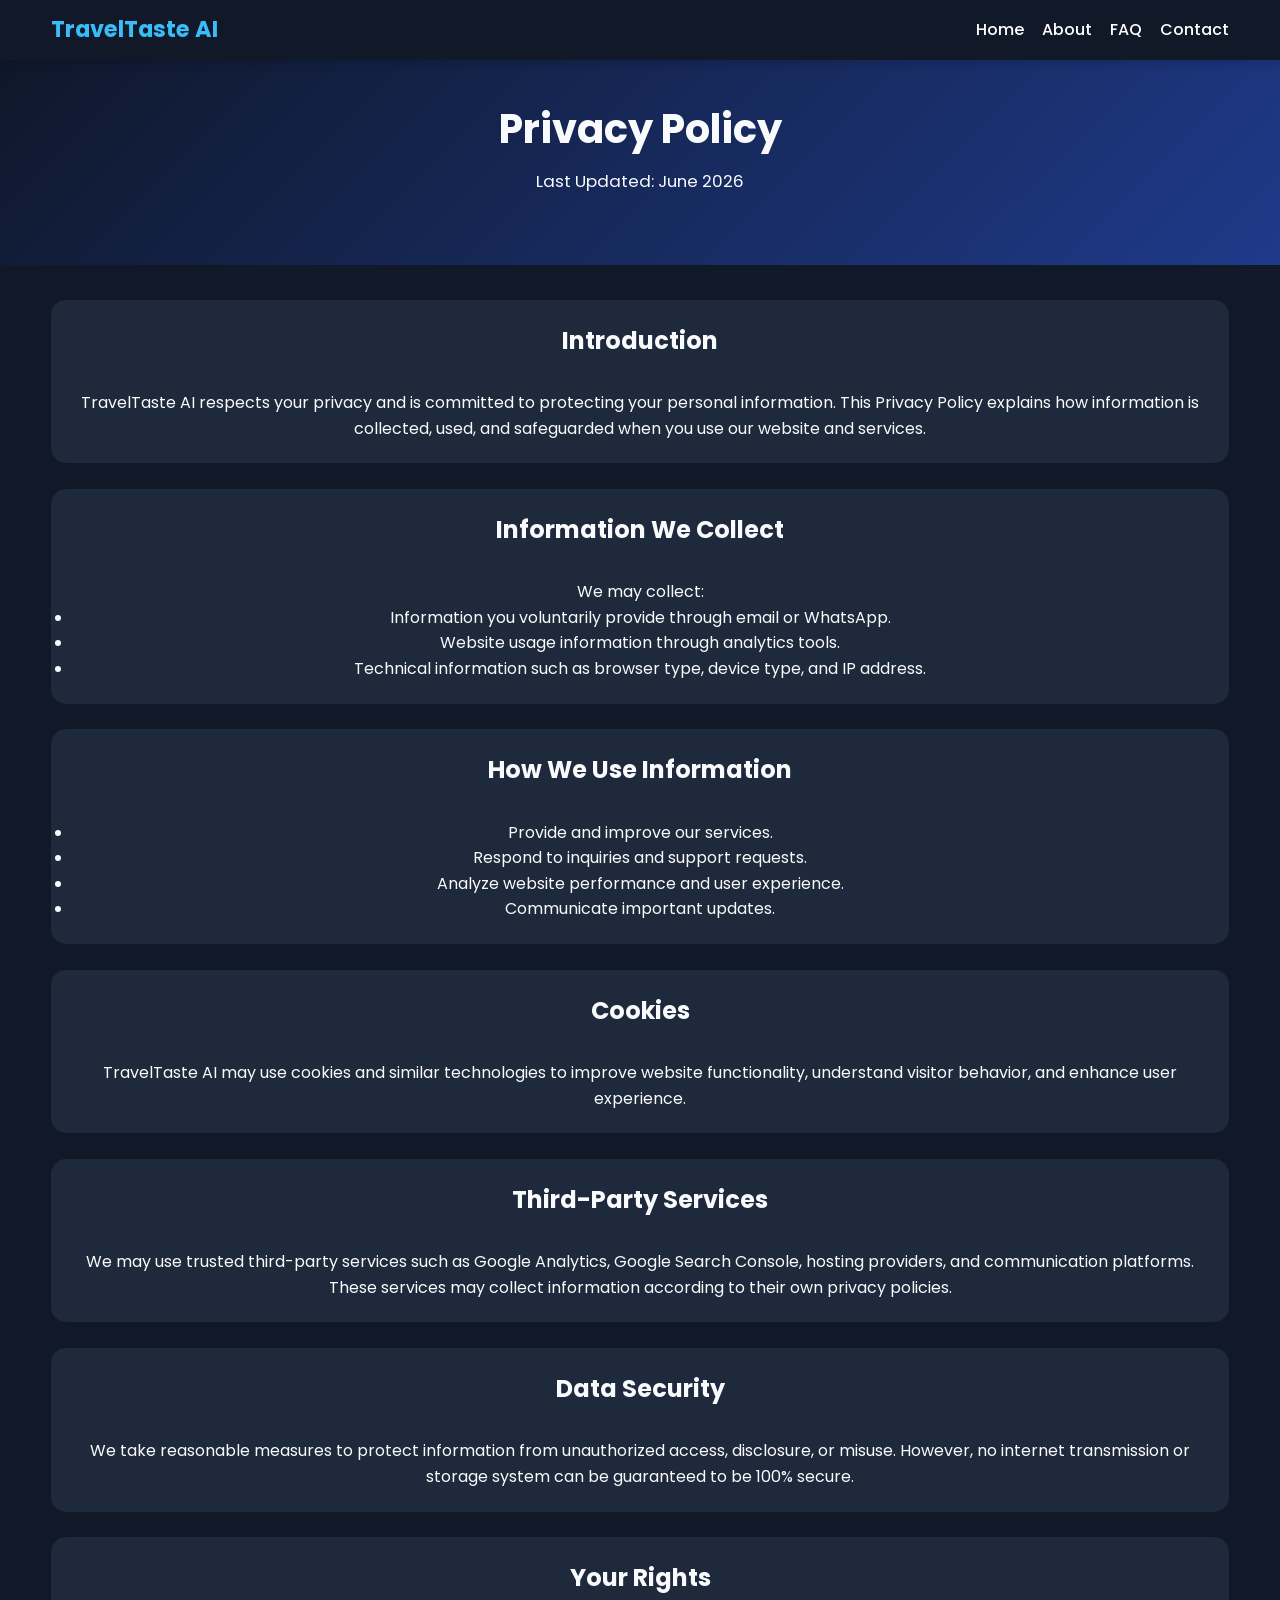
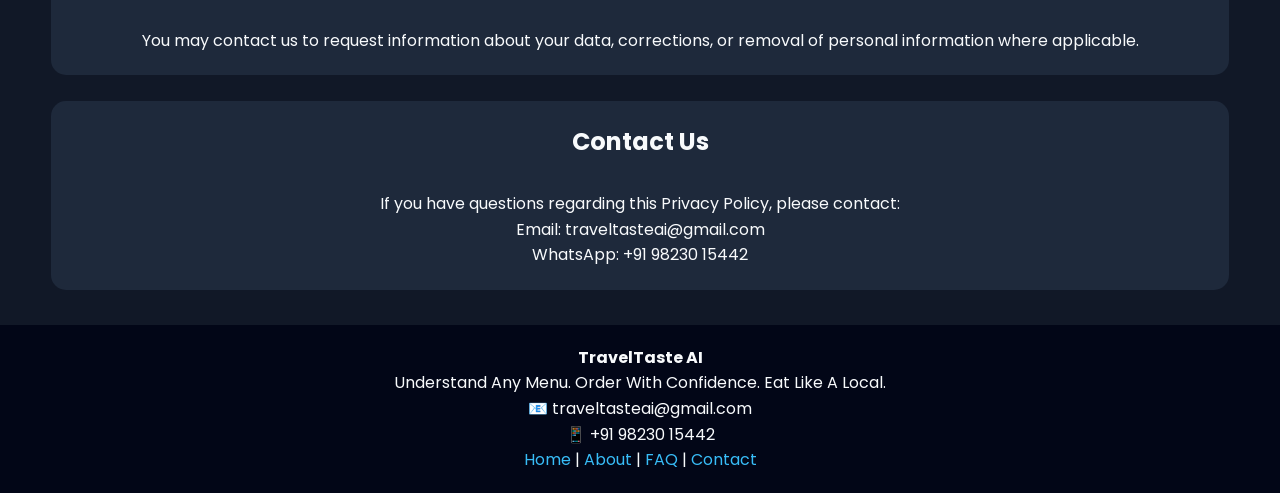
<file: privacypolicy.html>
<!DOCTYPE html>
<html lang="en">

<head>
<meta charset="UTF-8">
<meta name="viewport" content="width=device-width, initial-scale=1.0">

<title>Privacy Policy | TravelTaste AI</title>

<meta name="description"
content="Privacy Policy for TravelTaste AI. Learn how we collect, use, and protect your information.">

<link rel="stylesheet" href="assets/css/style.css">

<link href="https://fonts.googleapis.com/css2?family=Poppins:wght@300;400;500;600;700&display=swap" rel="stylesheet">

</head>

<body>

<header>
<div class="container">

<div class="logo">
TravelTaste AI
</div>

<nav>
<ul>
<li><a href="index.html">Home</a></li>
<li><a href="about.html">About</a></li>
<li><a href="faq.html">FAQ</a></li>
<li><a href="contact.html">Contact</a></li>
</ul>
</nav>

</div>
</header>

<section class="hero">

<div class="container">

<h1>Privacy Policy</h1>

<p>
Last Updated: June 2026
</p>

</div>

</section>

<section class="features">

<div class="container">

<div class="card">

<h2>Introduction</h2>

<p>
TravelTaste AI respects your privacy and is committed to protecting your personal information. This Privacy Policy explains how information is collected, used, and safeguarded when you use our website and services.
</p>

</div>

<br>

<div class="card">

<h2>Information We Collect</h2>

<p>
We may collect:
</p>

<ul>
<li>Information you voluntarily provide through email or WhatsApp.</li>
<li>Website usage information through analytics tools.</li>
<li>Technical information such as browser type, device type, and IP address.</li>
</ul>

</div>

<br>

<div class="card">

<h2>How We Use Information</h2>

<ul>
<li>Provide and improve our services.</li>
<li>Respond to inquiries and support requests.</li>
<li>Analyze website performance and user experience.</li>
<li>Communicate important updates.</li>
</ul>

</div>

<br>

<div class="card">

<h2>Cookies</h2>

<p>
TravelTaste AI may use cookies and similar technologies to improve website functionality, understand visitor behavior, and enhance user experience.
</p>

</div>

<br>

<div class="card">

<h2>Third-Party Services</h2>

<p>
We may use trusted third-party services such as Google Analytics, Google Search Console, hosting providers, and communication platforms. These services may collect information according to their own privacy policies.
</p>

</div>

<br>

<div class="card">

<h2>Data Security</h2>

<p>
We take reasonable measures to protect information from unauthorized access, disclosure, or misuse. However, no internet transmission or storage system can be guaranteed to be 100% secure.
</p>

</div>

<br>

<div class="card">

<h2>Your Rights</h2>

<p>
You may contact us to request information about your data, corrections, or removal of personal information where applicable.
</p>

</div>

<br>

<div class="card">

<h2>Contact Us</h2>

<p>
If you have questions regarding this Privacy Policy, please contact:
</p>

<p>
Email: traveltasteai@gmail.com
</p>

<p>
WhatsApp: +91 98230 15442
</p>

</div>

</div>

</section>

<footer>

<div class="container">

<p><strong>TravelTaste AI</strong></p>

<p>
Understand Any Menu. Order With Confidence. Eat Like A Local.
</p>

<p>
📧 traveltasteai@gmail.com
</p>

<p>
📱 +91 98230 15442
</p>

<p>
<a href="index.html">Home</a> |
<a href="about.html">About</a> |
<a href="faq.html">FAQ</a> |
<a href="contact.html">Contact</a>
</p>

</div>

</footer>

</body>
</html>
</file>
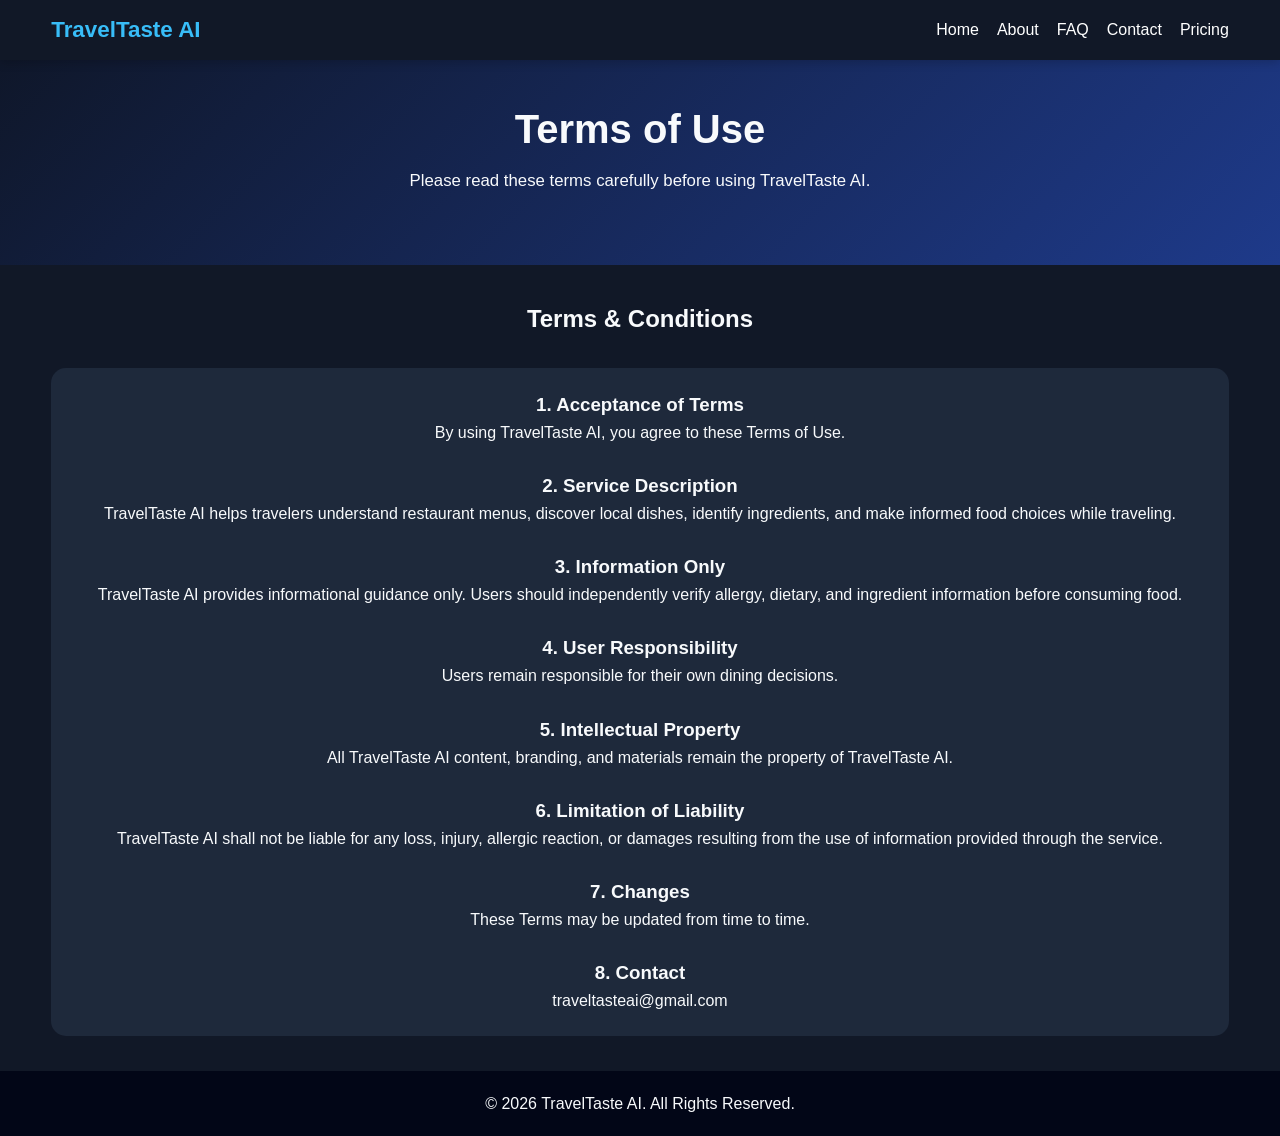
<file: terms.html>
<!DOCTYPE html>
<html lang="en">
<head>
<meta charset="UTF-8">
<meta name="viewport" content="width=device-width, initial-scale=1.0">
<title>Terms of Use | TravelTaste AI</title>

<link rel="stylesheet" href="assets/css/style.css">

</head>

<body>

<header>
<div class="container">

<div class="logo">
TravelTaste AI
</div>

<nav>
<ul>
<li><a href="index.html">Home</a></li>
<li><a href="about.html">About</a></li>
<li><a href="faq.html">FAQ</a></li>
<li><a href="contact.html">Contact</a></li>
<li><a href="pricing.html">Pricing</a></li>
</ul>
</nav>

</div>
</header>

<section class="hero">
<div class="container">

<h1>Terms of Use</h1>

<p>
Please read these terms carefully before using TravelTaste AI.
</p>

</div>
</section>

<section class="features">
<div class="container">

<h2>Terms & Conditions</h2>

<div class="card">

<h3>1. Acceptance of Terms</h3>
<p>
By using TravelTaste AI, you agree to these Terms of Use.
</p>

<br>

<h3>2. Service Description</h3>
<p>
TravelTaste AI helps travelers understand restaurant menus,
discover local dishes, identify ingredients, and make informed
food choices while traveling.
</p>

<br>

<h3>3. Information Only</h3>
<p>
TravelTaste AI provides informational guidance only.
Users should independently verify allergy, dietary,
and ingredient information before consuming food.
</p>

<br>

<h3>4. User Responsibility</h3>
<p>
Users remain responsible for their own dining decisions.
</p>

<br>

<h3>5. Intellectual Property</h3>
<p>
All TravelTaste AI content, branding, and materials remain
the property of TravelTaste AI.
</p>

<br>

<h3>6. Limitation of Liability</h3>
<p>
TravelTaste AI shall not be liable for any loss, injury,
allergic reaction, or damages resulting from the use of
information provided through the service.
</p>

<br>

<h3>7. Changes</h3>
<p>
These Terms may be updated from time to time.
</p>

<br>

<h3>8. Contact</h3>
<p>
traveltasteai@gmail.com
</p>

</div>

</div>
</section>

<footer>
<div class="container">
<p>
© 2026 TravelTaste AI. All Rights Reserved.
</p>
</div>
</footer>

</body>
</html>
</file>
<file: assets/css/style.css>
*{
margin:0;
padding:0;
box-sizing:border-box;
}

body{
font-family:'Poppins',sans-serif;
background:#0f172a;
color:#f8fafc;
line-height:1.6;
}

.container{
width:92%;
max-width:1200px;
margin:auto;
}

/* HEADER */

header{
background:#111827;
padding:12px 0;
position:sticky;
top:0;
z-index:100;
box-shadow:0 2px 10px rgba(0,0,0,0.2);
}

header .container{
display:flex;
justify-content:space-between;
align-items:center;
}

.logo{
font-size:1.4rem;
font-weight:700;
color:#38bdf8;
white-space:nowrap;
}

nav ul{
list-style:none;
display:flex;
gap:18px;
}

nav a{
text-decoration:none;
color:white;
font-weight:500;
transition:0.3s;
}

nav a:hover{
color:#38bdf8;
}

/* HERO */

.hero{
padding:45px 0;
text-align:center;
background:linear-gradient(
135deg,
#0f172a,
#1e3a8a
);
}

.hero h1{
font-size:2.5rem;
line-height:1.2;
margin-bottom:15px;
}

.hero p{
max-width:750px;
margin:auto;
margin-bottom:25px;
font-size:1.05rem;
}

.hero-buttons{
display:flex;
justify-content:center;
gap:15px;
flex-wrap:wrap;
}

.btn-primary,
.btn-secondary{
display:inline-block;
padding:14px 26px;
border-radius:10px;
text-decoration:none;
font-weight:600;
transition:0.3s;
}

.btn-primary{
background:#22d3ee;
color:#0f172a;
}

.btn-primary:hover{
background:#67e8f9;
}

.btn-secondary{
background:#334155;
color:white;
}

.btn-secondary:hover{
background:#475569;
}

/* FEATURES */

.features{
padding:35px 0;
background:#111827;
}

.features h2{
text-align:center;
margin-bottom:30px;
}

.feature-grid{
display:grid;
grid-template-columns:repeat(auto-fit,minmax(260px,1fr));
gap:20px;
}

.card{
background:#1e293b;
padding:22px;
border-radius:15px;
text-align:center;
transition:0.3s;
}

.card:hover{
transform:translateY(-5px);
}

/* CONTACT CARDS */

.contact-grid{
display:grid;
grid-template-columns:repeat(3,1fr);
gap:20px;
margin-top:20px;
}

.contact-card{
background:#1e293b;
padding:25px;
border-radius:15px;
text-align:center;
}

.contact-card h3{
margin-bottom:10px;
}

.contact-card a{
color:white !important;
font-weight:600;
text-decoration:none;
display:inline-block;
margin-top:10px;
padding:10px 18px;
background:#22d3ee;
border-radius:8px;
}

.contact-card a:hover{
background:#67e8f9;
color:#0f172a !important;
}

/* PRICING */

.pricing{
padding:35px 0;
}

.pricing h2{
text-align:center;
margin-bottom:30px;
}

.pricing-grid{
display:grid;
grid-template-columns:repeat(auto-fit,minmax(260px,1fr));
gap:20px;
}

.price-card{
background:#1e293b;
padding:25px;
border-radius:15px;
text-align:center;
}

.featured{
border:2px solid #38bdf8;
}

.price{
font-size:2rem;
font-weight:700;
margin:15px 0;
color:#38bdf8;
}

.price-card ul{
list-style:none;
}

.price-card li{
margin-bottom:8px;
}

/* QR SECTION */

.qr-section{
text-align:center;
padding:20px 0;
margin:10px auto;
}

.qr-section h2{
margin-bottom:10px;
}

.qr-section p{
margin-bottom:15px;
}

.qr-section img{
width:180px;
max-width:100%;
display:block;
margin:10px auto;
border-radius:12px;
box-shadow:0 0 15px rgba(56,189,248,0.4);
}

/* CTA */

.cta{
padding:35px 0;
text-align:center;
background:#111827;
}

.cta h2{
margin-bottom:15px;
}

.cta p{
margin-bottom:20px;
}

/* FOOTER */

footer{
padding:20px 0;
text-align:center;
background:#020617;
}

footer a{
color:#38bdf8;
text-decoration:none;
}

/* MOBILE */

@media(max-width:768px){

.contact-grid{
grid-template-columns:1fr !important;
}

.logo{
font-size:1.2rem;
}

nav ul{
gap:10px;
font-size:0.75rem;
flex-wrap:wrap;
justify-content:center;
}

.hero{
padding:35px 0;
}

.hero h1{
font-size:2rem;
}

.hero p{
font-size:1rem;
}

.hero-buttons{
flex-direction:column;
align-items:center;
}

.btn-primary,
.btn-secondary{
width:220px;
text-align:center;
}

.features,
.pricing,
.cta{
padding:25px 0;
}

.qr-section img{
width:150px;
}
}
</file>
